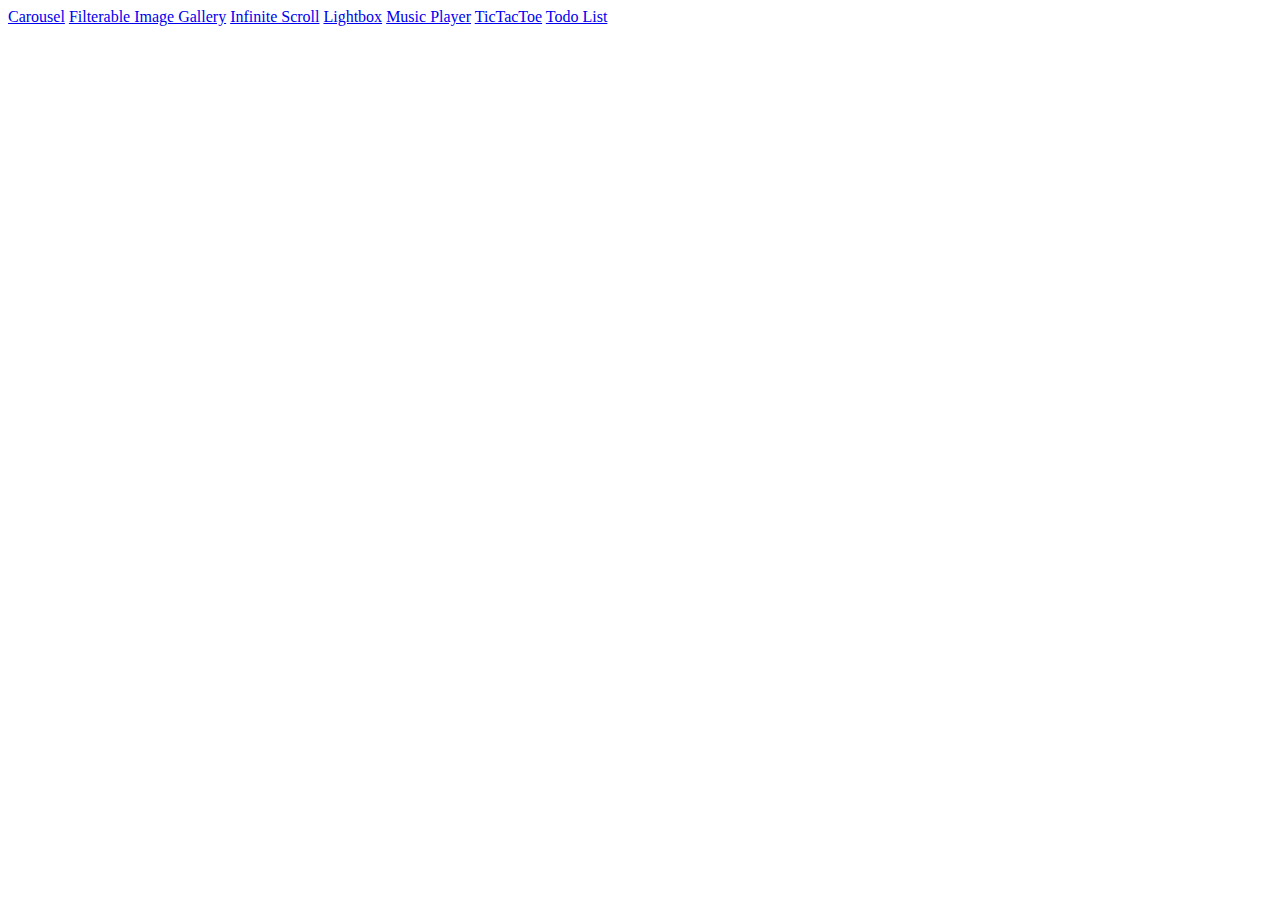
<file: index.html>
<!DOCTYPE html>
<html lang="en">
<head>
    <meta charset="UTF-8">
    <meta http-equiv="X-UA-Compatible" content="IE=edge">
    <meta name="viewport" content="width=device-width, initial-scale=1.0">
    <title>EntryPoint</title>
</head>
<body>
    <!-- Just an entrypoint for other project -->
    <a href="./carousel/index.html">Carousel</a>
    <a href="./Filterable Image Gallery/index.html">Filterable Image Gallery</a>
    <a href="./infinite-scroll/index.html">Infinite Scroll</a>
    <a href="./lightbox/index.html">Lightbox</a>
    <a href="./music-player/index.html">Music Player</a>
    <a href="./tictactoe/index.html">TicTacToe</a>
    <a href="./todolist/index.html">Todo List</a>
</body>
</html>
</file>
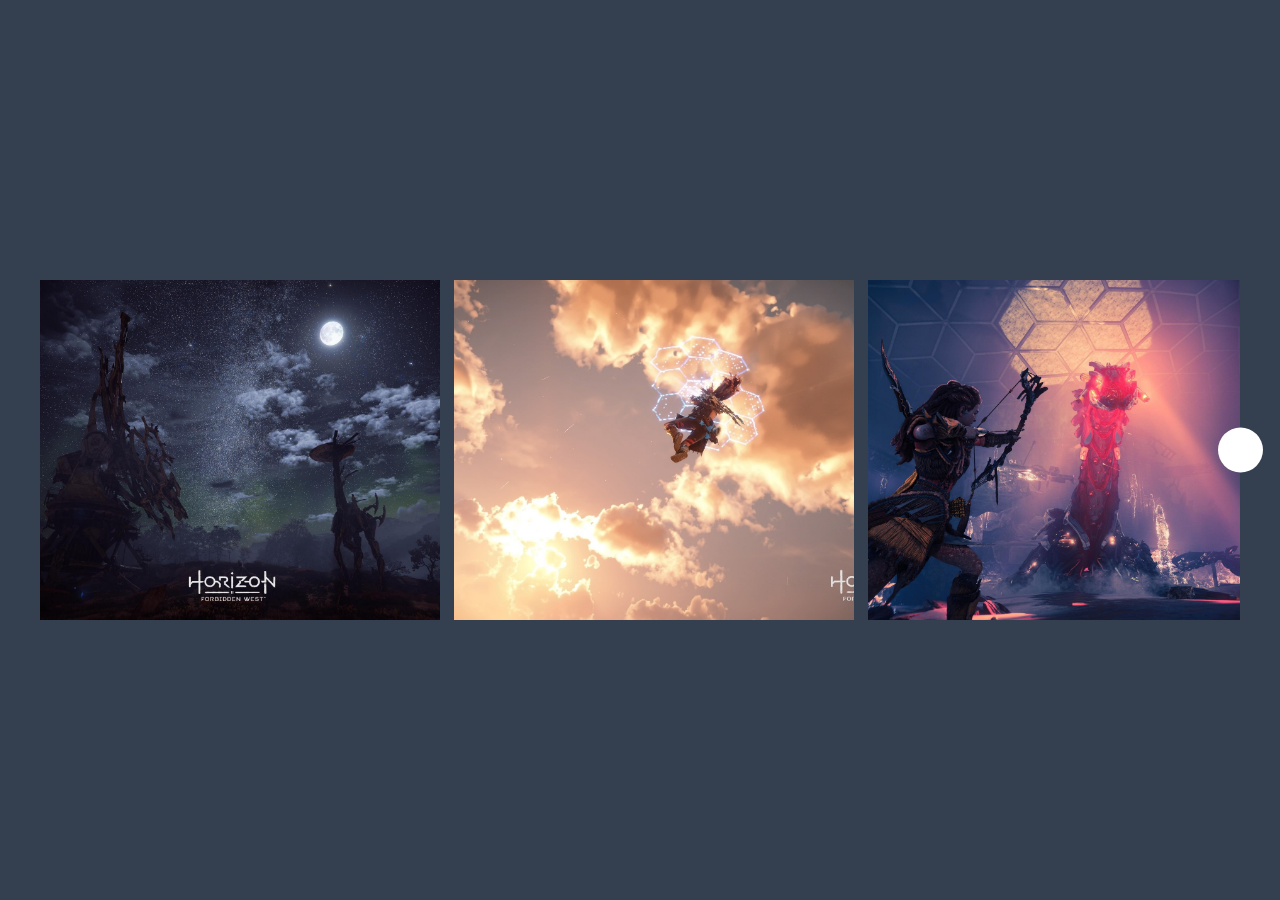
<file: carousel/index.html>
<!DOCTYPE html>
<html lang="en">
<head>
    <meta charset="UTF-8">
    <meta http-equiv="X-UA-Compatible" content="IE=edge">
    <meta name="viewport" content="width=device-width, initial-scale=1.0">
    <link rel="stylesheet" href="https://cdnjs.cloudflare.com/ajax/libs/font-awesome/6.2.1/css/all.min.css" integrity="sha512-MV7K8+y+gLIBoVD59lQIYicR65iaqukzvf/nwasF0nqhPay5w/9lJmVM2hMDcnK1OnMGCdVK+iQrJ7lzPJQd1w==" crossorigin="anonymous" referrerpolicy="no-referrer" />
    <link rel="stylesheet" href="style.css">
    <title>Draggable Carousel</title>
</head>
<body>
    <div class="wrapper">
        <i id="left" class="fa-solid fa-angle-left"></i>
        <div class="carousel">
            <img src="./images/img1.jpg" alt="image" />
            <img src="./images/img2.jpg" alt="image" />
            <img src="./images/img3.jpg" alt="image" />
            <img src="./images/img4.jpg" alt="image" />
            <img src="./images/img5.jpg" alt="image" />
            <img src="./images/img6.jpg" alt="image" />
            <img src="./images/img7.jpg" alt="image" />
            <img src="./images/img8.jpg" alt="image" />
            <img src="./images/img9.jpg" alt="image" />
        </div>
        <i id="right" class="fa-solid fa-angle-right"></i>
    </div>

    <script src="app.js"></script>
</body>
</html>
</file>
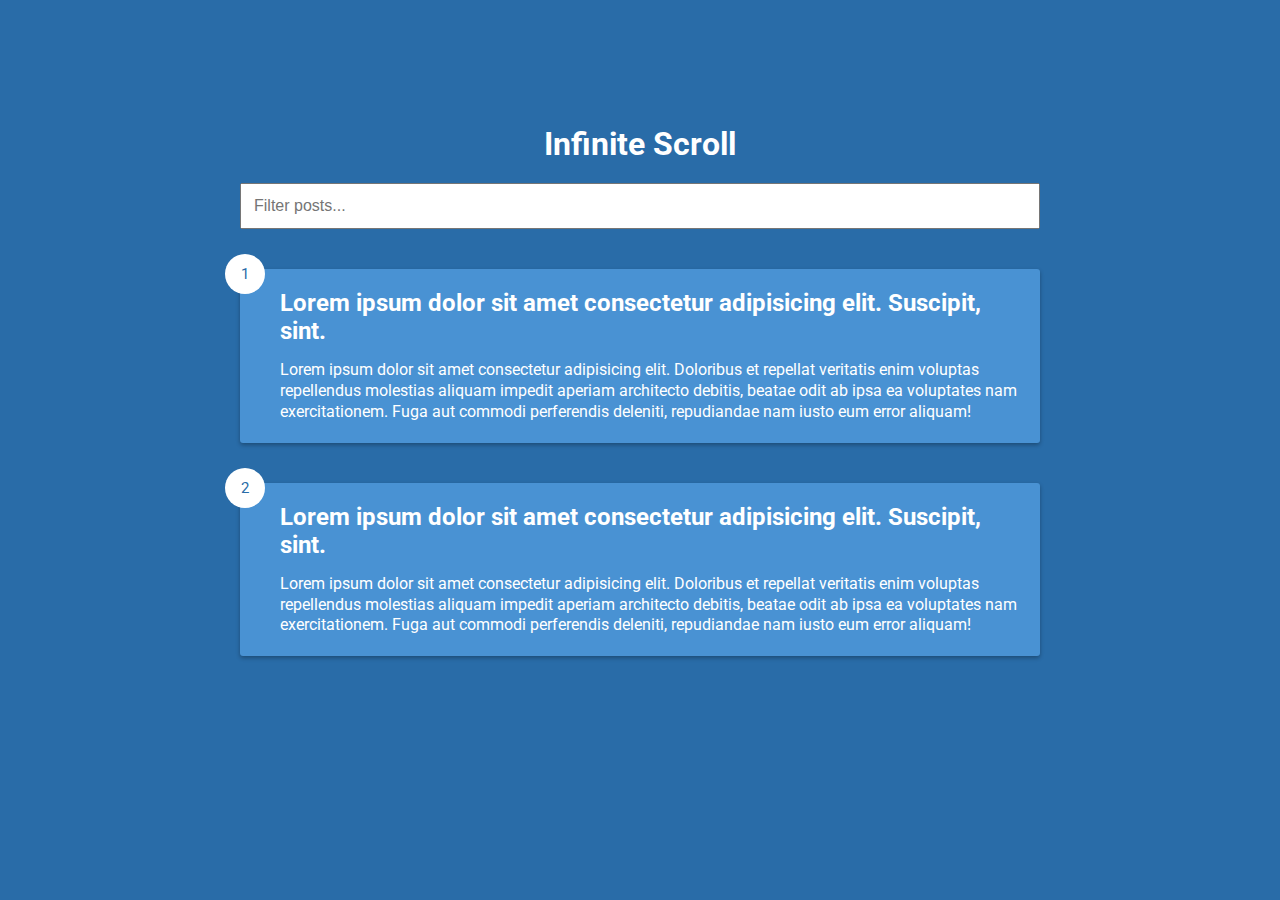
<file: infinite-scroll/index.html>
<!DOCTYPE html>
<html lang="en">
<head>
    <meta charset="UTF-8">
    <meta http-equiv="X-UA-Compatible" content="IE=edge">
    <meta name="viewport" content="width=device-width, initial-scale=1.0">
    <link rel="stylesheet" href="style.css">
    <title>Infinite Scroll</title>
</head>
<body>
    <h1>Infinite Scroll</h1>

    <div class="filter-container">
        <input 
            type="text"
            id="filter"
            class="filter"
            placeholder="Filter posts..."
        />
    </div>

    <div id="posts-container">
        <div class="post">
            <div class="number">1</div>
            <div class="post-info">
                <h2 class="post-title" >Lorem ipsum dolor sit amet consectetur adipisicing elit. Suscipit, sint.</h2>
                <p class="post-body">Lorem ipsum dolor sit amet consectetur adipisicing elit. Doloribus et repellat veritatis enim voluptas repellendus molestias aliquam impedit aperiam architecto debitis, beatae odit ab ipsa ea voluptates nam exercitationem. Fuga aut commodi perferendis deleniti, repudiandae nam iusto eum error aliquam!</p>
            </div>
        </div>
        <div class="post">
            <div class="number">2</div>
            <div class="post-info">
                <h2 class="post-title" >Lorem ipsum dolor sit amet consectetur adipisicing elit. Suscipit, sint.</h2>
                <p class="post-body">Lorem ipsum dolor sit amet consectetur adipisicing elit. Doloribus et repellat veritatis enim voluptas repellendus molestias aliquam impedit aperiam architecto debitis, beatae odit ab ipsa ea voluptates nam exercitationem. Fuga aut commodi perferendis deleniti, repudiandae nam iusto eum error aliquam!</p>
            </div>
        </div>
    </div>

    <div class="loader">
        <div class="circle"></div>
        <div class="circle"></div>
        <div class="circle"></div>
    </div>
    
    <script src="app.js"></script>
</body>
</html>
</file>
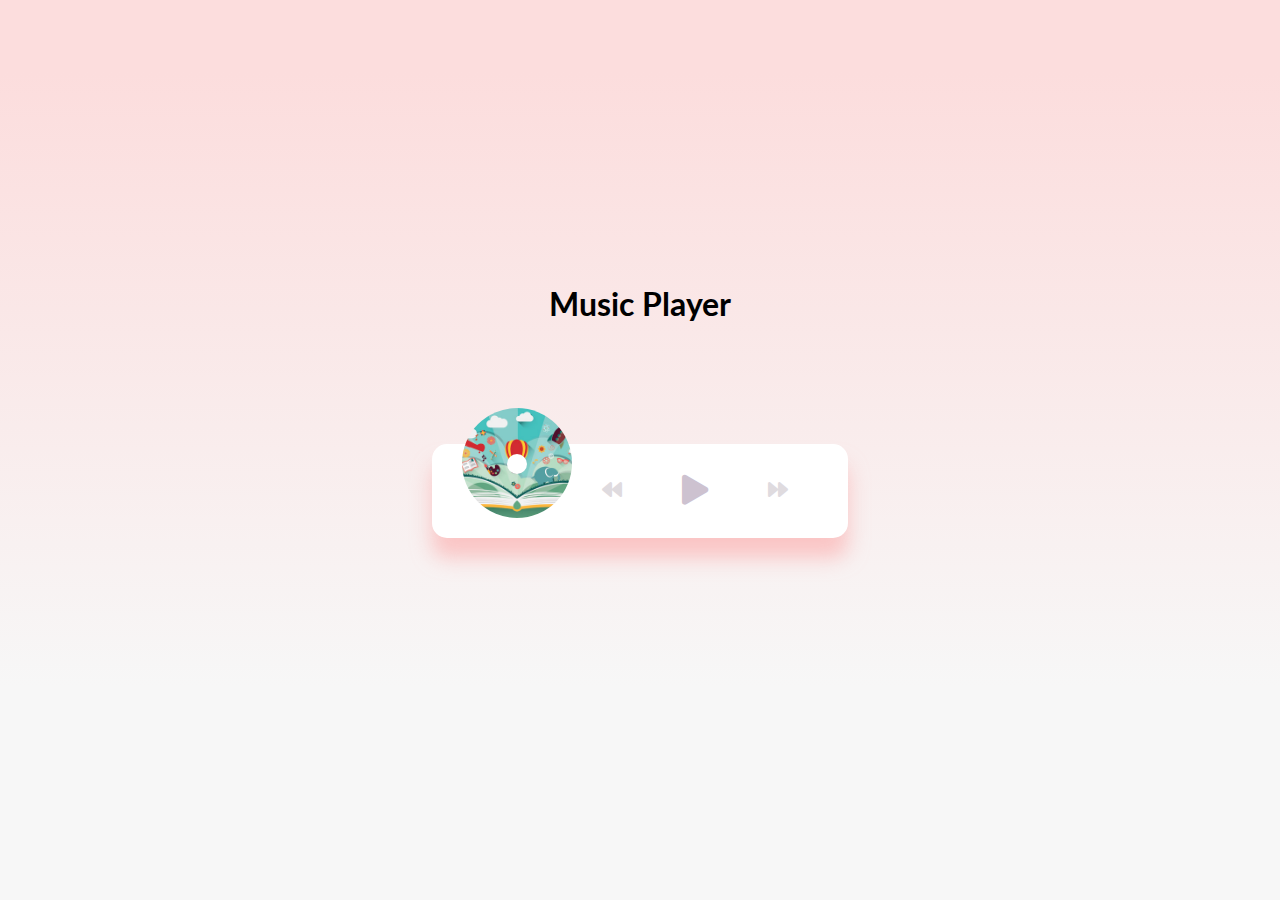
<file: music-player/index.html>
<!DOCTYPE html>
<html lang="en">
  <head>
    <meta charset="UTF-8" />
    <meta name="viewport" content="width=device-width, initial-scale=1.0" />
    <meta http-equiv="X-UA-Compatible" content="ie=edge" />
    <link
      rel="stylesheet"
      href="https://cdnjs.cloudflare.com/ajax/libs/font-awesome/5.10.2/css/all.min.css"
    />
    <link rel="stylesheet" href="style.css" />
    <title>Music Player</title>
  </head>
  <body>
    <h1>Music Player</h1>

    <div class="music-container" id="music-container">
      <div class="music-info">
        <h4 id="title"></h4>
        <div class="progress-container" id="progress-container">
          <div class="progress" id="progress"></div>
        </div>
      </div>

      <audio src="music/ukulele.mp3" id="audio"></audio>

      <div class="img-container">
        <img src="images/ukulele.jpg" alt="music-cover" id="cover" />
      </div>
      <div class="navigation">
        <button id="prev" class="action-btn">
          <i class="fas fa-backward"></i>
        </button>
        <button id="play" class="action-btn action-btn-big">
          <i class="fas fa-play"></i>
        </button>
        <button id="next" class="action-btn">
          <i class="fas fa-forward"></i>
        </button>
      </div>
    </div>

    <script src="app.js"></script>
  </body>
</html>
</file>
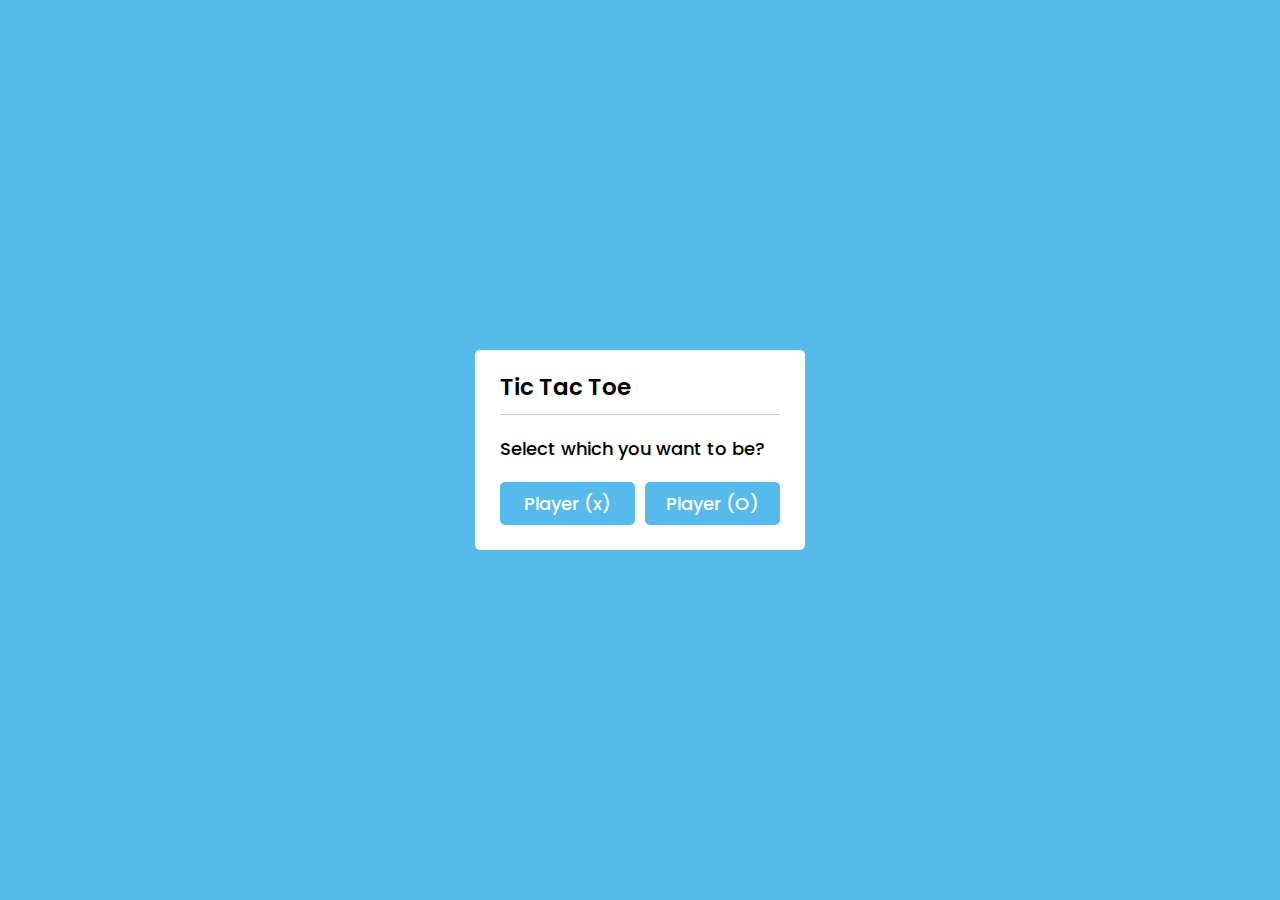
<file: tictactoe/index.html>
<!DOCTYPE html>
<html lang="en">
<head>
    <meta charset="UTF-8">
    <meta http-equiv="X-UA-Compatible" content="IE=edge">
    <meta name="viewport" content="width=device-width, initial-scale=1.0">
    <link rel="stylesheet" href="style.css">
    <link rel="stylesheet" href="https://cdnjs.cloudflare.com/ajax/libs/font-awesome/6.2.1/css/all.min.css" integrity="sha512-MV7K8+y+gLIBoVD59lQIYicR65iaqukzvf/nwasF0nqhPay5w/9lJmVM2hMDcnK1OnMGCdVK+iQrJ7lzPJQd1w==" crossorigin="anonymous" referrerpolicy="no-referrer" />    <title>Document</title>
    <title>TicTacToe</title>
</head>
<body>
    <!-- Select box -->
    <div class="select-box">
        <header>Tic Tac Toe</header>
        <div class="content">
            <div class="title">Select which you want to be?</div>
            <div class="options">
                <button class="playerX">Player (x)</button>
                <button class="playerO">Player (O)</button>
            </div>
        </div>
    </div>

    <!-- playboard section -->
    <div class="play-board">
        <div class="details">
            <div class="players">
                <span class="Xturn">X's turn</span>
                <span class="Oturn">O's turn</span>
                <div class="slider"></div>
            </div>
        </div>
        <div class="play-area">
            <section>
                <span class="box1"></span>
                <span class="box2"></span>
                <span class="box3"></span>
            </section>
            <section>
                <span class="box4"></span>
                <span class="box5"></span>
                <span class="box6"></span>
            </section>
            <section>
                <span class="box7"></span>
                <span class="box8"></span>
                <span class="box9"></span>
            </section>
        </div>
    </div>

    <!-- Result box -->
    <div class="result-box">
        <div class="won-text"></div>
        <div class="btn">
            <button>Replay</button>
        </div>
    </div>

    <script src="app.js"></script>
</body>
</html>
</file>
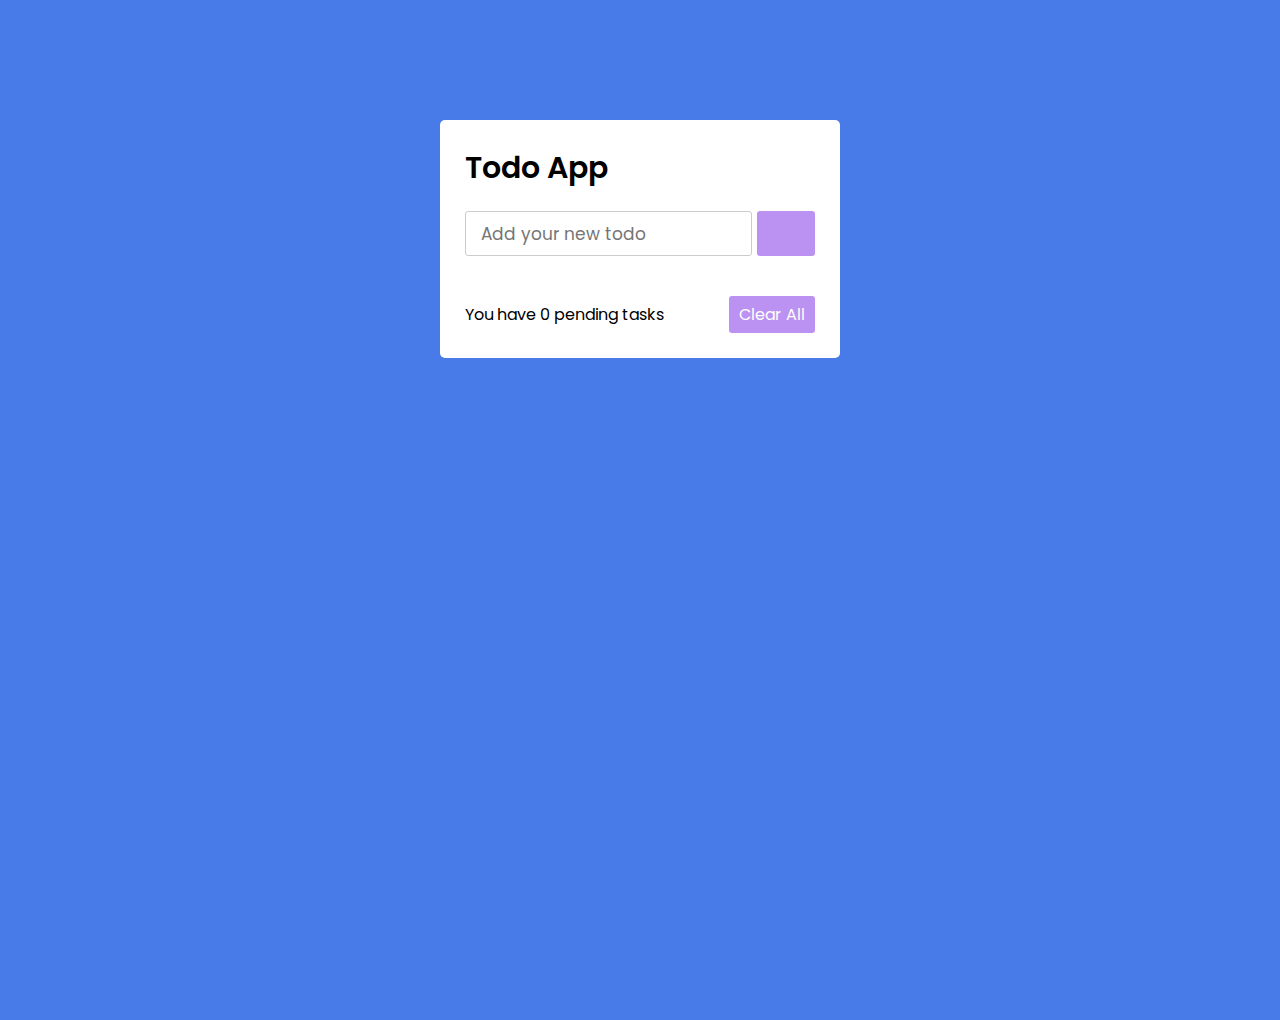
<file: todolist/index.html>
<!DOCTYPE html>
<html lang="en">
<head>
    <meta charset="UTF-8">
    <meta http-equiv="X-UA-Compatible" content="IE=edge">
    <meta name="viewport" content="width=device-width, initial-scale=1.0">
    <link rel="stylesheet" href="https://cdnjs.cloudflare.com/ajax/libs/font-awesome/6.2.1/css/all.min.css" integrity="sha512-MV7K8+y+gLIBoVD59lQIYicR65iaqukzvf/nwasF0nqhPay5w/9lJmVM2hMDcnK1OnMGCdVK+iQrJ7lzPJQd1w==" crossorigin="anonymous" referrerpolicy="no-referrer" />
    <link rel="stylesheet" href="style.css">
    <title>Todo List</title>
</head>
<body>
    <div class="wrapper">
        <header>Todo App</header>
        <div class="inputField">
            <input type="text" placeholder="Add your new todo">
            <button><i class="fas fa-plus"></i></button>
        </div>
        <ul class="todoList">
            <!-- <li>Buy a new gaming laptop <span><i class="fas fa-trash"></i></span></li>
            <li>Complete a previous task <span><i class="fas fa-trash"></i></span></li>
            <li>Create a video for youtube <span><i class="fas fa-trash"></i></span></li>
            <li>Create a new portfolio site <span><i class="fas fa-trash"></i></span></li> -->
        </ul>
        <div class="footer">
            <span>You have <span class="pendingNumb"></span> pending tasks</span>
            <button>Clear All</button>
        </div>
    </div>
    <script src="app.js"></script>
</body>
</html>
</file>
<file: carousel/style.css>
@import url('https://fonts.googleapis.com/css2?family=Poppins:ital,wght@0,100;0,200;0,300;0,400;0,500;0,600;0,700;0,800;0,900;1,100;1,200;1,300;1,400;1,600;1,700;1,800;1,900&display=swap');

*{
  margin: 0;
  padding: 0;
  box-sizing: border-box;
  font-family: "Poppins", "sans-serif";
}

body{
    display: flex;
    padding: 0 35px;
    align-items: center;
    justify-content: center;
    min-height: 100vh;
    background-color: #343F4F;
}

.wrapper{
    max-width: 1200px;
    position: relative;
}

.wrapper i{
    background-color: #fff;
    height: 45px;
    width: 45px;
    text-align: center;
    line-height: 45px;
    border-radius: 50%;
    cursor: pointer;
    font-size: 1.2rem;
    position: absolute;
    top: 50%;
    transform: translateY(-50%);
}

.wrapper i:first-child{
    left: -23px;
    display: none;
}

.wrapper i:last-child{
    right: -23px;
}

.wrapper .carousel {
    font-size: 0px;
    cursor: pointer;
    overflow: hidden;
    white-space: nowrap;
    scroll-behavior: smooth;
}

.carousel.dragging{
    cursor: grab;
    scroll-behavior: auto;
}

.carousel.dragging img{
    pointer-events: none;
}

.carousel img{
    height: 340px;
    object-fit: cover;
    margin-left: 14px;
    width: calc(100% / 3);
}

.carousel img:first-child{
    margin-left: 0px;
}

@media screen and (max-width: 900px) {
    .carousel img{
        width: calc(100% / 2);
    }
}

@media screen and (max-width: 550px) {
    .carousel img{
        width: 100%;
    }
}
</file>
<file: infinite-scroll/style.css>
@import url('https://fonts.googleapis.com/css?family=Roboto&display=swap');

*{
    box-sizing: border-box;
}

body{
    background-color: #296ca8;
    color: #fff;
    font-family: 'Roboto', sans-serif;
    display: flex;
    flex-direction: column;
    align-items: center;
    justify-content: center;
    min-height: 100vh;
    margin:0;
    padding-bottom: 100px;
}

h1{
    margin-bottom: 0;
    text-align: center;
}

.filter-container{
    margin-top: 20px;
    width:80vw;
    max-width: 800px;
}

.filter {
    width: 100%;
    padding: 12px;
    font-size: 16px;
}

.post {
    position: relative;
    background-color: #4992d3;
    box-shadow: 0 2px 4px rgba(0, 0,0,0.3);
    border-radius: 3px;
    padding: 20px;
    margin: 40px 0;
    display: flex;
    width: 80vw;
    max-width: 800px;
}

.post .post-title {
    margin: 0;
}

.post .post-body {
    margin: 15px 0 0 ;
    line-height: 1.3;
}

.post .post-info {
    margin-left: 20px;
}

.post .number {
    position: absolute;
    top: -15px;
    left: -15px;
    font-size: 15px;
    width: 40px;
    height: 40px;
    border-radius: 50%;
    background-color: #fff;
    color:#296ca8;
    display: flex;
    justify-content: center;
    align-items: center;
    padding: 7px 10px;
}

.loader {
    opacity: 0;
    display: flex;
    position: fixed;
    bottom: 50px;
    transition: all 0.3s ease-in;
}

.loader.show {
    opacity: 1;
}

.circle {
    background-color: #fff;
    width: 10px;
    height: 10px;
    border-radius: 50%;
    margin: 5px;
    animation: bounce 0.5s ease-in infinite;
}

.circle:nth-of-type(2) {
    animation-delay: 0.1s;
}

.circle:nth-of-type(3) {
    animation-delay: 0.2s;
}

@keyframes bounce {
    0%,
    100% {
        transform: translateY(0);
    }

    50% {
        transform: translateY(-10px);
    }
}
</file>
<file: music-player/style.css>
@import url('https://fonts.googleapis.com/css?family=Lato&display=swap');

* {
  box-sizing: border-box;
}

body {
  background-image: linear-gradient(
    0deg,
    rgba(247, 247, 247, 1) 23.8%,
    rgba(252, 221, 221, 1) 92%
  );
  height: 100vh;
  display: flex;
  flex-direction: column;
  align-items: center;
  justify-content: center;
  font-family: 'Lato', sans-serif;
  margin: 0;
}

.music-container {
  background-color: #fff;
  border-radius: 15px;
  box-shadow: 0 20px 20px 0 rgba(252, 169, 169, 0.6);
  display: flex;
  padding: 20px 30px;
  position: relative;
  margin: 100px 0;
  z-index: 10;
}

.img-container {
  position: relative;
  width: 110px;
}

.img-container::after {
  content: '';
  background-color: #fff;
  border-radius: 50%;
  position: absolute;
  bottom: 100%;
  left: 50%;
  width: 20px;
  height: 20px;
  transform: translate(-50%, 50%);
}

.img-container img {
  border-radius: 50%;
  object-fit: cover;
  height: 110px;
  width: inherit;
  position: absolute;
  bottom: 0;
  left: 0;
  animation: rotate 3s linear infinite;

  animation-play-state: paused;
}

.music-container.play .img-container img {
  animation-play-state: running;
}

@keyframes rotate {
  from {
    transform: rotate(0deg);
  }

  to {
    transform: rotate(360deg);
  }
}

.navigation {
  display: flex;
  align-items: center;
  justify-content: center;
  z-index: 1;
}

.action-btn {
  background-color: #fff;
  border: 0;
  color: #dfdbdf;
  font-size: 20px;
  cursor: pointer;
  padding: 10px;
  margin: 0 20px;
}

.action-btn.action-btn-big {
  color: #cdc2d0;
  font-size: 30px;
}

.action-btn:focus {
  outline: 0;
}

.music-info {
  background-color: rgba(255, 255, 255, 0.5);
  border-radius: 15px 15px 0 0;
  position: absolute;
  top: 0;
  left: 20px;
  width: calc(100% - 40px);
  padding: 10px 10px 10px 150px;
  opacity: 0;
  transform: translateY(0%);
  transition: transform 0.3s ease-in, opacity 0.3s ease-in;
  z-index: 0;
}

.music-container.play .music-info {
  opacity: 1;
  transform: translateY(-100%);
}

.music-info h4 {
  margin: 0;
}

.progress-container {
  background: #fff;
  border-radius: 5px;
  cursor: pointer;
  margin: 10px 0;
  height: 4px;
  width: 100%;
}

.progress {
  background-color: #fe8daa;
  border-radius: 5px;
  height: 100%;
  width: 0%;
  transition: width 0.1s linear;
}
</file>
<file: tictactoe/style.css>
@import url('https://fonts.googleapis.com/css2?family=Poppins:ital,wght@0,100;0,200;0,300;0,400;0,500;0,600;0,700;0,800;0,900;1,100;1,200;1,300;1,400;1,600;1,700;1,800;1,900&display=swap');

*{
  margin: 0;
  padding: 0;
  box-sizing: border-box;
  font-family: "Poppins", "sans-serif";
}

body{
  background-color: #56baed;

}

.select-box, .play-board, .result-box{
  position:absolute;
  top: 50%;
  left: 50%;
  transform: translate(-50%, -50%);
  transition: all 0.3s ease;
}

.select-box{
  background-color: #fff;
  padding: 20px 25px 25px;
  border-radius: 5px;
  max-width: 330px;
  width:100%;
  /* display: none; */
}

.select-box.hide{
  opacity: 0;
  pointer-events: none;
  transform: translate(-50%, -50%) scale(0.9);
}

.select-box header{
  font-size: 23px;
  font-weight: 600;
  padding-bottom: 10px;
  border-bottom: 1px solid #ccc;
}

.select-box .title {
  font-size: 18px;
  font-weight: 500;
  margin: 20px 0;
}

.select-box .options {
  display: flex;
  width: 100%;
}

.options button{
  width:100%;
  font-size: 18px;
  font-weight: 500;
  padding: 8px 0;
  border: none;
  outline: none;
  background-color: #56baed;
  border-radius: 5px;
  color:#fff;
  cursor:pointer;
  transition: all 0.3s ease;
}

.options button:hover,
.result-box .btn button:hover{
  transform: scale(0.9);
}

.options button.playerX{
  margin-right: 5px;
}

.options button.playerO{
  margin-left: 5px;
}

.play-board {
  /* display: none; */
  opacity: 0;
  pointer-events: none;
  transform: translate(-50%, -50%) scale(0.9);
}

.play-board.show{
  opacity: 1;
  pointer-events: auto;
  transform: translate(-50%, -50%) scale(1);
}

.play-board .details {
  background-color: #fff;
  padding: 7px;
  border-radius: 5px;
}

.play-board .details .players{
  position: relative;
  display: flex;
  width: 100%;
  justify-content: space-between;
}

.play-board .details span{
  color: #56baed;
  width:100%;
  border-radius: 5px;
  padding: 7px 0;
  font-size: 19px;
  font-weight: 500;
  cursor: default;
  text-align: center;
  position: relative;
  z-index: 5;
  transition: all 0.3s ease;
}

.details span:first-child{
  color: #fff;
}

.details .slider{
  position: absolute;
  top:0;
  left:0;
  height:100%;
  width: 50%;
  background-color: #56baed;
  border-radius: 5px;
  z-index: 2;
  transition: all 0.3s ease;
}

.players.active span:first-child{
  color: #56baed;
}

.players.active span:nth-child(2){
  color: #fff;
}

.players.active .slider{
  left: 50%;
}

.play-board .play-area{
  margin-top: 20px;
}

.play-board section{
  display: flex;
}

.play-board section span{
  display: block;
  margin: 2px;
  height: 80px;
  width: 80px;
  background-color: #fff;
  border-radius: 5px;
  font-size: 40px;
  text-align: center;
  line-height: 80px;
  color: #56baed;
}

.result-box{
  background-color: #fff;
  padding: 20px;
  border-radius: 5px;
  max-width: 350px;
  width: 100%;
  opacity: 0;
  pointer-events: none;
  transform: translate(-50%, -50%) scale(0.9);
}

.result-box.show{
  opacity: 1;
  pointer-events: auto;
  transform: translate(-50%, -50%) scale(1);
}

.result-box .won-text{
  font-size: 25px;
  font-weight: 500;
  display: flex;
  justify-content: center;
}

.result-box .won-text p{
  font-weight: 600;
  margin: 0 5px;
}

.result-box .btn{
  display: flex;
  margin-top: 20px;
  justify-content: center;
}

.result-box .btn button{
  font-size: 18px;
  font-weight: 500;
  padding: 8px 20px;
  border: none;
  outline: none;
  background-color: #56baed;
  border-radius: 5px;
  color:#fff;
  cursor:pointer;
  transition: all 0.3s ease;
}
</file>
<file: todolist/style.css>
@import url('https://fonts.googleapis.com/css2?family=Poppins:ital,wght@0,100;0,200;0,300;0,400;0,500;0,600;0,700;0,800;0,900;1,100;1,200;1,300;1,400;1,600;1,700;1,800;1,900&display=swap');

*{
  margin: 0;
  padding: 0;
  box-sizing: border-box;
  font-family: "Poppins", "sans-serif";
}

body{
    height: 100vh;
    width:100%;
    background-color: #497BE8;
}

.wrapper {
    margin: 120px auto;
    max-width: 400px;
    width: 100%;
    background-color: #fff;
    border-radius: 5px;
    padding:25px
}

.wrapper header{
    font-size: 30px;
    font-weight: 600;
}

.wrapper .inputField{
    display: flex;
    height: 45px;
    width: 100%;
    margin: 20px 0;
}

.inputField input{
    width: 85%;
    height: 100%;
    border: 1px solid #ccc;
    font-size: 17px;
    border-radius: 3px;
    padding-left: 15px;
    outline: none;
}

.inputField button{
    width: 60px;
    height: 100%;
    border: none;
    outline: none;
    background-color: #8E49E8;
    color: #fff;
    font-size: 22px;
    cursor: pointer;
    border-radius: 3px;
    margin-left: 5px;
    opacity: 0.6;
    pointer-events: none;
}

.inputField button.active{
    opacity: 1;
    pointer-events: auto;
}

.wrapper .todoList{
    max-height: 250px;
    overflow-y: auto;
}

.todoList li{
    list-style: none;
    height: 45px;
    line-height: 45px;
    position: relative;
    background-color: #f2f2f2;
    border-radius: 3px;
    margin-bottom: 8px;
    padding: 0 15px;
    cursor: default;
    overflow: hidden;
}

.todoList li span{
    position: absolute;
    right: -45px;
    color: #fff;
    width: 45px;
    text-align: center;
    background-color: red;
    border-radius:  0 3px 3px 0;
    cursor: pointer;
    transition: all 0.3s ease;
}

.todoList li:hover span{
    right: 0px;
}

.wrapper .footer{
    display: flex;
    width: 100%;
    margin-top: 20px;
    justify-content: space-between;
    align-items: center;
}

.footer button{
    border: none;
    outline: none;
    background-color: #8E49E8;
    color: #fff;
    font-size: 16px;
    cursor: pointer;
    border-radius: 3px;
    padding: 6px 10px;
    opacity: 0.6;
    pointer-events: none;
}

.footer button.active{
    opacity: 1;
    pointer-events: auto;
}
</file>
